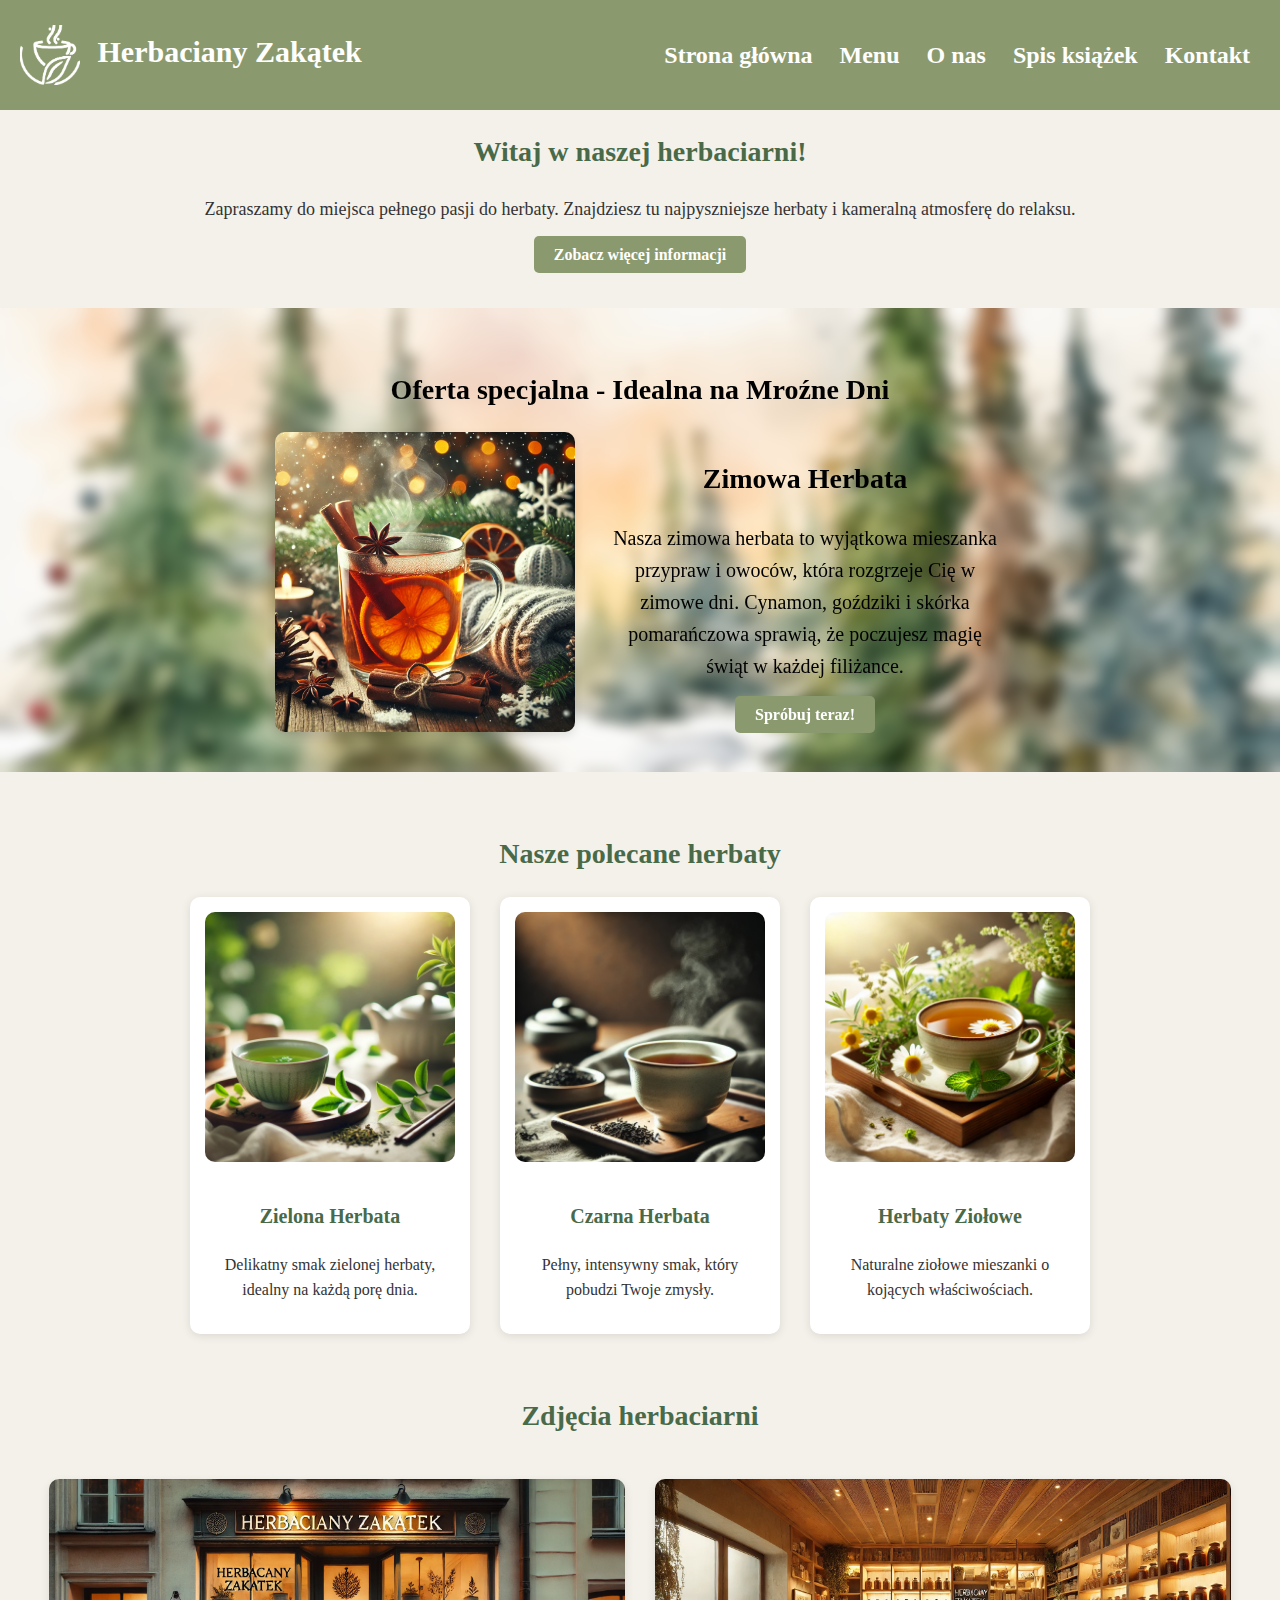
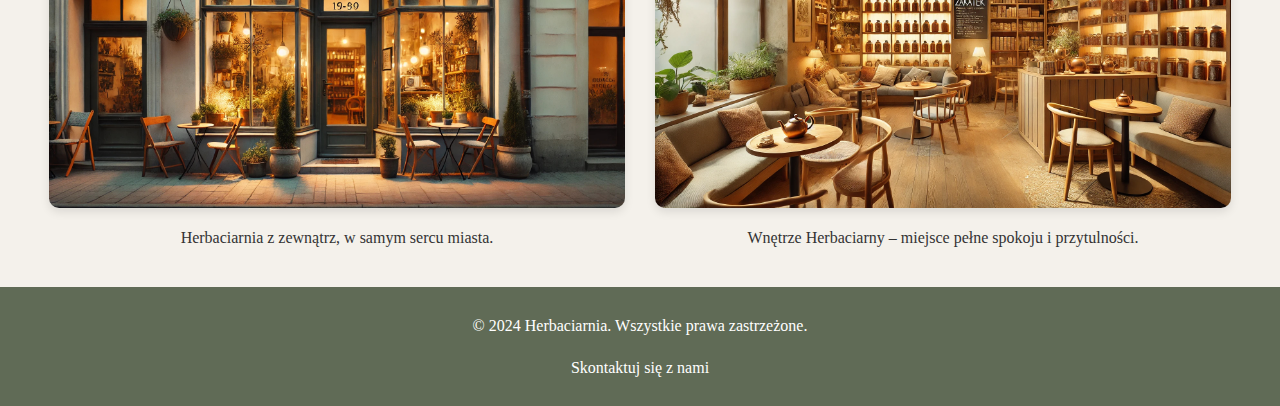
<file: index.html>
<!DOCTYPE html>
<html lang="pl">

<head>
    <meta charset="UTF-8">
    <meta name="viewport" content="width=device-width, initial-scale=1.0">
    <title>Herbaciany Zakątek</title>
    <link rel="stylesheet" href="styles.css">
</head>

<body>
    <!-- Nagłówek -->
    <header>
        <div class="logo"><img src="images/logo.png" alt="Logo"> Herbaciany Zakątek </div>
        <nav>
            <ul>
                <li><a href="index.html">Strona główna</a></li>
                <li><a href="menu.html">Menu</a></li>
                <li><a href="about.html">O nas</a></li>
                <li><a href="books.html">Spis książek</a></li>
                <li><a href="contact.html">Kontakt</a></li>
            </ul>
        </nav>
    </header>

    <!-- Wprowadzenie do herbaciarni -->
    <section class="intro">
        <h2>Witaj w naszej herbaciarni!</h2>
        <p>Zapraszamy do miejsca pełnego pasji do herbaty. Znajdziesz tu najpyszniejsze herbaty i kameralną
            atmosferę do relaksu.</p>
        <a href="about.html" class="cta-button">Zobacz więcej informacji</a>
    </section>

    <!-- Sekcja Zimowa Herbata -->
    <section class="winter-tea">
        <div class="blur-overlay"></div>
        <h2>Oferta specjalna - Idealna na Mroźne Dni</h2>
        <div class="winter-tea-content">
            <img src="images/zimowaHerbata.jpg" alt="Zimowa Herbata">
            <div class="winter-tea-info">
                <h2>Zimowa Herbata</h2>
                <p>Nasza zimowa herbata to wyjątkowa mieszanka przypraw i owoców, która rozgrzeje Cię w zimowe dni.
                    Cynamon, goździki i skórka pomarańczowa sprawią, że poczujesz magię świąt w każdej filiżance.</p>
                <a href="menu.html" class="cta-button">Spróbuj teraz!</a>
            </div>
        </div>
    </section>


    <!-- Polecane herbaty -->
    <section class="recommended-teas">
        <h2>Nasze polecane herbaty</h2>
        <div class="tea-cards">
            <div class="tea-card">
                <img src="images/zielonaHerbata.jpg" alt="Zielona herbata">
                <h3>Zielona Herbata</h3>
                <p>Delikatny smak zielonej herbaty, idealny na każdą porę dnia.</p>
            </div>
            <div class="tea-card">
                <img src="images/czarnaHerbata.jpg" alt="Czarna herbata">
                <h3>Czarna Herbata</h3>
                <p>Pełny, intensywny smak, który pobudzi Twoje zmysły.</p>
            </div>
            <div class="tea-card">
                <img src="images/ziolowaHerbata.jpg" alt="Herbaty ziołowe">
                <h3>Herbaty Ziołowe</h3>
                <p>Naturalne ziołowe mieszanki o kojących właściwościach.</p>
            </div>
        </div>
    </section>

    <!-- Zdjęcia herbaciarni -->
    <section>
        <h2>Zdjęcia herbaciarni</h2>
        <div class="images">
            <div class="image-container">
                <img src="images/herbaciarniaZewnatrz.jpg" alt="Herbaciarnia z zewnątrz">
                <p>Herbaciarnia z zewnątrz, w samym sercu miasta.</p>
            </div>
            <div class="image-container">
                <img src="images/herbaciarniaWnetrze.jpg" alt="Wnętrze herbaciarni">
                <p>Wnętrze Herbaciarny – miejsce pełne spokoju i przytulności.</p>
            </div>
        </div>
    </section>

    <!-- Stopka -->
    <footer>
        <p>&copy; 2024 Herbaciarnia. Wszystkie prawa zastrzeżone.</p>
        <p><a href="contact.html">Skontaktuj się z nami</a></p>
    </footer>
</body>

</html>
</file>
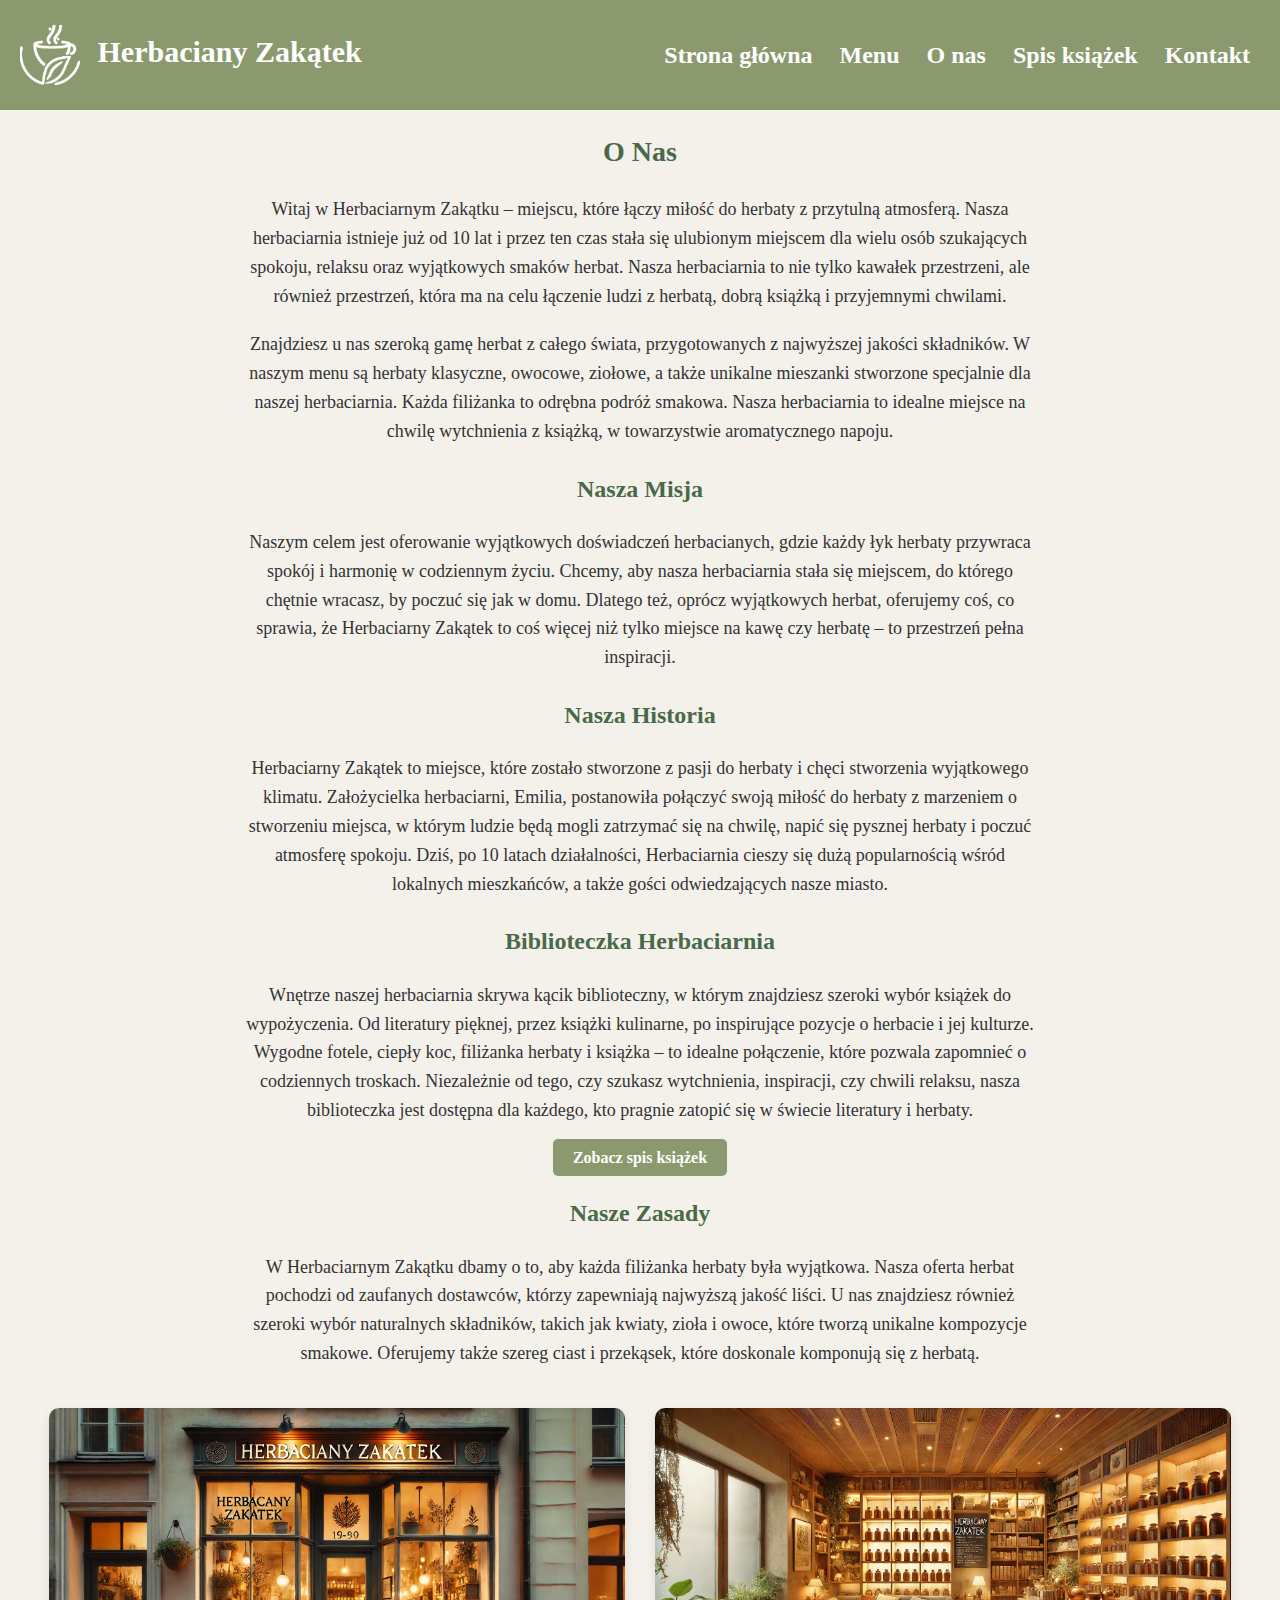
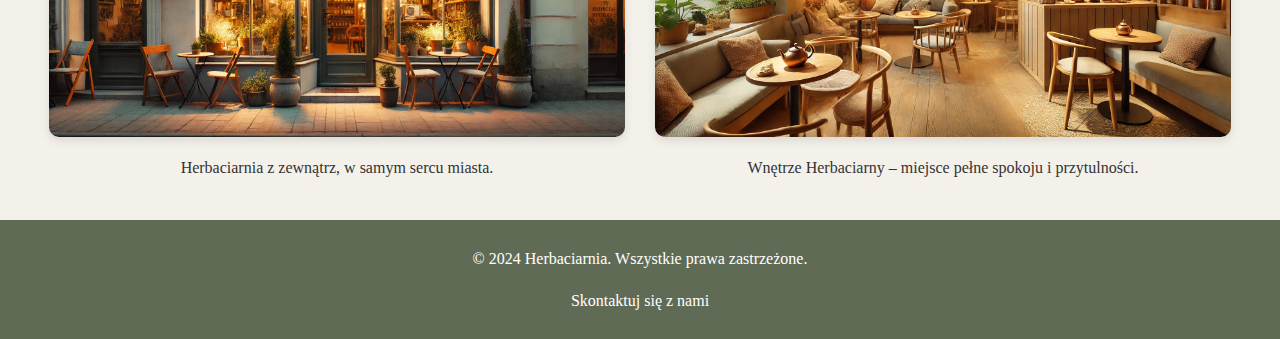
<file: about.html>
<!DOCTYPE html>
<html lang="pl">

<head>
    <meta charset="UTF-8">
    <meta name="viewport" content="width=device-width, initial-scale=1.0">
    <title>Herbaciarnia - O Nas</title>
    <link rel="stylesheet" href="styles.css">
</head>

<body>
    <header>
        <div class="logo"><a href="index.html"><img src="images/logo.png" alt="Logo"></a> Herbaciany Zakątek </div>
        <nav>
            <ul class="menu">
                <li><a href="index.html">Strona główna</a></li>
                <li><a href="menu.html">Menu</a></li>
                <li><a href="about.html">O nas</a></li>
                <li><a href="books.html">Spis książek</a></li>
                <li><a href="contact.html">Kontakt</a></li>
            </ul>
        </nav>
    </header>

    <main>
        <section class="about">
            <h2>O Nas</h2>
            <p>Witaj w Herbaciarnym Zakątku – miejscu, które łączy miłość do herbaty z przytulną atmosferą. Nasza
                herbaciarnia
                istnieje już od 10 lat i przez ten czas stała się ulubionym miejscem dla wielu osób szukających
                spokoju,
                relaksu oraz wyjątkowych smaków herbat. Nasza herbaciarnia to nie tylko kawałek przestrzeni, ale również
                przestrzeń, która ma na celu łączenie ludzi z herbatą, dobrą książką i przyjemnymi chwilami.</p>

            <p>Znajdziesz u nas szeroką gamę herbat z całego świata, przygotowanych z najwyższej jakości składników.
                W naszym menu są herbaty klasyczne, owocowe, ziołowe, a także unikalne mieszanki stworzone specjalnie
                dla
                naszej
                herbaciarnia. Każda filiżanka to odrębna podróż smakowa. Nasza herbaciarnia to idealne miejsce na chwilę
                wytchnienia z książką, w towarzystwie aromatycznego napoju. </p>

            <h3>Nasza Misja</h3>
            <p>Naszym celem jest oferowanie wyjątkowych doświadczeń herbacianych, gdzie każdy łyk herbaty przywraca
                spokój
                i harmonię w codziennym życiu. Chcemy, aby nasza herbaciarnia stała się miejscem, do którego chętnie
                wracasz, by poczuć się jak w domu. Dlatego też, oprócz wyjątkowych herbat, oferujemy coś, co sprawia, że
                Herbaciarny Zakątek to coś więcej niż tylko miejsce na kawę czy herbatę – to przestrzeń pełna
                inspiracji.</p>

            <h3>Nasza Historia</h3>
            <p>Herbaciarny Zakątek to miejsce, które zostało stworzone z pasji do herbaty i chęci stworzenia
                wyjątkowego
                klimatu. Założycielka herbaciarni, Emilia, postanowiła połączyć swoją miłość do herbaty z
                marzeniem
                o stworzeniu miejsca, w którym ludzie będą mogli zatrzymać się na chwilę, napić się pysznej herbaty i
                poczuć
                atmosferę spokoju. Dziś, po 10 latach działalności, Herbaciarnia cieszy się dużą popularnością wśród
                lokalnych
                mieszkańców, a także gości odwiedzających nasze miasto. </p>
            <h3>Biblioteczka Herbaciarnia</h3>
            <p>Wnętrze naszej herbaciarnia skrywa kącik biblioteczny, w którym znajdziesz szeroki wybór książek do
                wypożyczenia. Od literatury pięknej, przez książki kulinarne, po inspirujące pozycje o herbacie i jej
                kulturze.
                Wygodne fotele, ciepły koc, filiżanka herbaty i książka – to idealne połączenie, które pozwala zapomnieć
                o codziennych troskach. Niezależnie od tego, czy szukasz wytchnienia, inspiracji, czy chwili relaksu,
                nasza biblioteczka jest dostępna dla każdego, kto pragnie zatopić się w świecie literatury i herbaty.
            </p>
            <a href="books.html" Spis Książek class="cta-button">Zobacz spis książek</a>
            <h3>Nasze Zasady</h3>
            <p>W Herbaciarnym Zakątku dbamy o to, aby każda filiżanka herbaty była wyjątkowa. Nasza oferta herbat
                pochodzi od zaufanych dostawców, którzy zapewniają najwyższą jakość liści. U nas znajdziesz również
                szeroki
                wybór naturalnych składników, takich jak kwiaty, zioła i owoce, które tworzą unikalne kompozycje
                smakowe.
                Oferujemy także szereg ciast i przekąsek, które doskonale komponują się z herbatą.</p>

            <div class="images">
                <div class="image-container">
                    <img src="images/herbaciarniaZewnatrz.jpg" alt="Herbaciarnia z zewnątrz">
                    <p>Herbaciarnia z zewnątrz, w samym sercu miasta.</p>
                </div>
                <div class="image-container">
                    <img src="images/herbaciarniaWnetrze.jpg" alt="Wnętrze herbaciarni">
                    <p>Wnętrze Herbaciarny – miejsce pełne spokoju i przytulności.</p>
                </div>
            </div>
        </section>
    </main>

    <footer>
        <p>&copy; 2024 Herbaciarnia. Wszystkie prawa zastrzeżone.</p>
        <p><a href="contact.html">Skontaktuj się z nami</a></p>
    </footer>
</body>

</html>
</file>
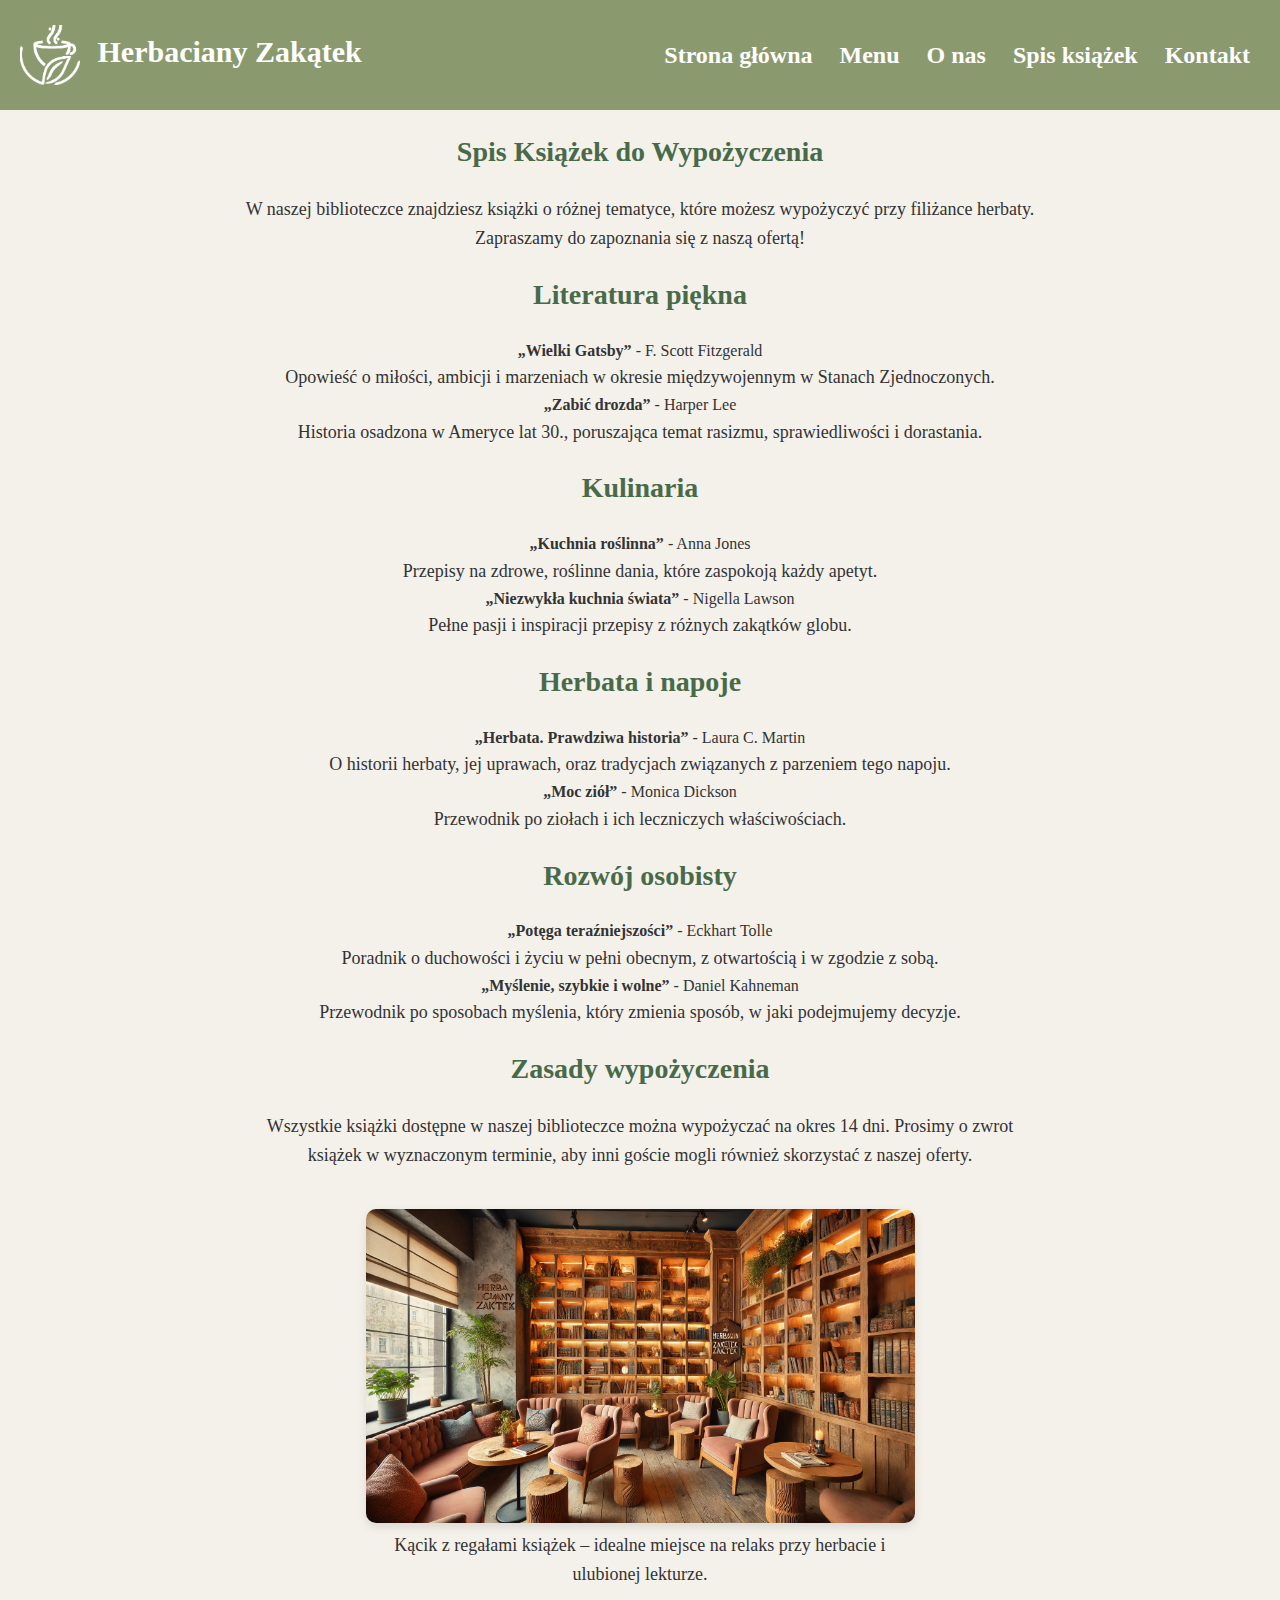
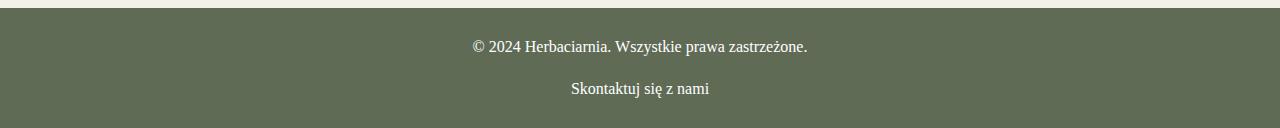
<file: books.html>
<!DOCTYPE html>
<html lang="pl">

<head>
    <meta charset="UTF-8">
    <meta name="viewport" content="width=device-width, initial-scale=1.0">
    <title>Spis Książek - Herbaciarnia</title>
    <link rel="stylesheet" href="styles.css">
</head>

<body>
    <header>
        <div class="logo"><a href="index.html"><img src="images/logo.png" alt="Logo"></a> Herbaciany Zakątek </div>
        <nav>
            <ul class="menu">
                <li><a href="index.html">Strona główna</a></li>
                <li><a href="menu.html">Menu</a></li>
                <li><a href="about.html">O nas</a></li>
                <li><a href="books.html">Spis książek</a></li> <!-- Nowa zakładka -->
                <li><a href="contact.html">Kontakt</a></li>
            </ul>
        </nav>
    </header>

    <main>
        <section class="books-list">
            <div class="overlay"></div>
            <div class="text">
                <h2>Spis Książek do Wypożyczenia</h2>
                <p>W naszej biblioteczce znajdziesz książki o różnej tematyce, które możesz wypożyczyć przy filiżance
                    herbaty. Zapraszamy do zapoznania się z naszą ofertą!</p>

                <h2>Literatura piękna</h2>
                <ul>
                    <li>
                        <strong>„Wielki Gatsby”</strong> - F. Scott Fitzgerald
                        <p>Opowieść o miłości, ambicji i marzeniach w okresie międzywojennym w Stanach Zjednoczonych.
                        </p>
                    </li>
                    <li>
                        <strong>„Zabić drozda”</strong> - Harper Lee
                        <p>Historia osadzona w Ameryce lat 30., poruszająca temat rasizmu, sprawiedliwości i dorastania.
                        </p>
                    </li>
                </ul>

                <h2>Kulinaria</h2>
                <ul>
                    <li>
                        <strong>„Kuchnia roślinna”</strong> - Anna Jones
                        <p>Przepisy na zdrowe, roślinne dania, które zaspokoją każdy apetyt.</p>
                    </li>
                    <li>
                        <strong>„Niezwykła kuchnia świata”</strong> - Nigella Lawson
                        <p>Pełne pasji i inspiracji przepisy z różnych zakątków globu.</p>
                    </li>
                </ul>

                <h2>Herbata i napoje</h2>
                <ul>
                    <li>
                        <strong>„Herbata. Prawdziwa historia”</strong> - Laura C. Martin
                        <p>O historii herbaty, jej uprawach, oraz tradycjach związanych z parzeniem tego napoju.</p>
                    </li>
                    <li>
                        <strong>„Moc ziół”</strong> - Monica Dickson
                        <p>Przewodnik po ziołach i ich leczniczych właściwościach.</p>
                    </li>
                </ul>

                <h2>Rozwój osobisty</h2>
                <ul>
                    <li>
                        <strong>„Potęga teraźniejszości”</strong> - Eckhart Tolle
                        <p>Poradnik o duchowości i życiu w pełni obecnym, z otwartością i w zgodzie z sobą.</p>
                    </li>
                    <li>
                        <strong>„Myślenie, szybkie i wolne”</strong> - Daniel Kahneman
                        <p>Przewodnik po sposobach myślenia, który zmienia sposób, w jaki podejmujemy decyzje.</p>
                    </li>
                </ul>

                <h2>Zasady wypożyczenia</h2>
                <p>Wszystkie książki dostępne w naszej biblioteczce można wypożyczać na okres 14 dni. Prosimy o zwrot
                    książek w wyznaczonym terminie, aby inni goście mogli również skorzystać z naszej oferty.</p>
            </div>
            <div class="images">
                <div class="image-container">
                    <img src="images/herbaciarniaKsiazki.jpg" alt="Herbaciarnia z ksiazkami">
                    <p>Kącik z regałami książek – idealne miejsce na relaks przy herbacie i ulubionej lekturze.</p>
                </div>
            </div>
        </section>
    </main>

    <footer>
        <p>&copy; 2024 Herbaciarnia. Wszystkie prawa zastrzeżone.</p>
        <p><a href="contact.html">Skontaktuj się z nami</a></p>
    </footer>
</body>

</html>
</file>
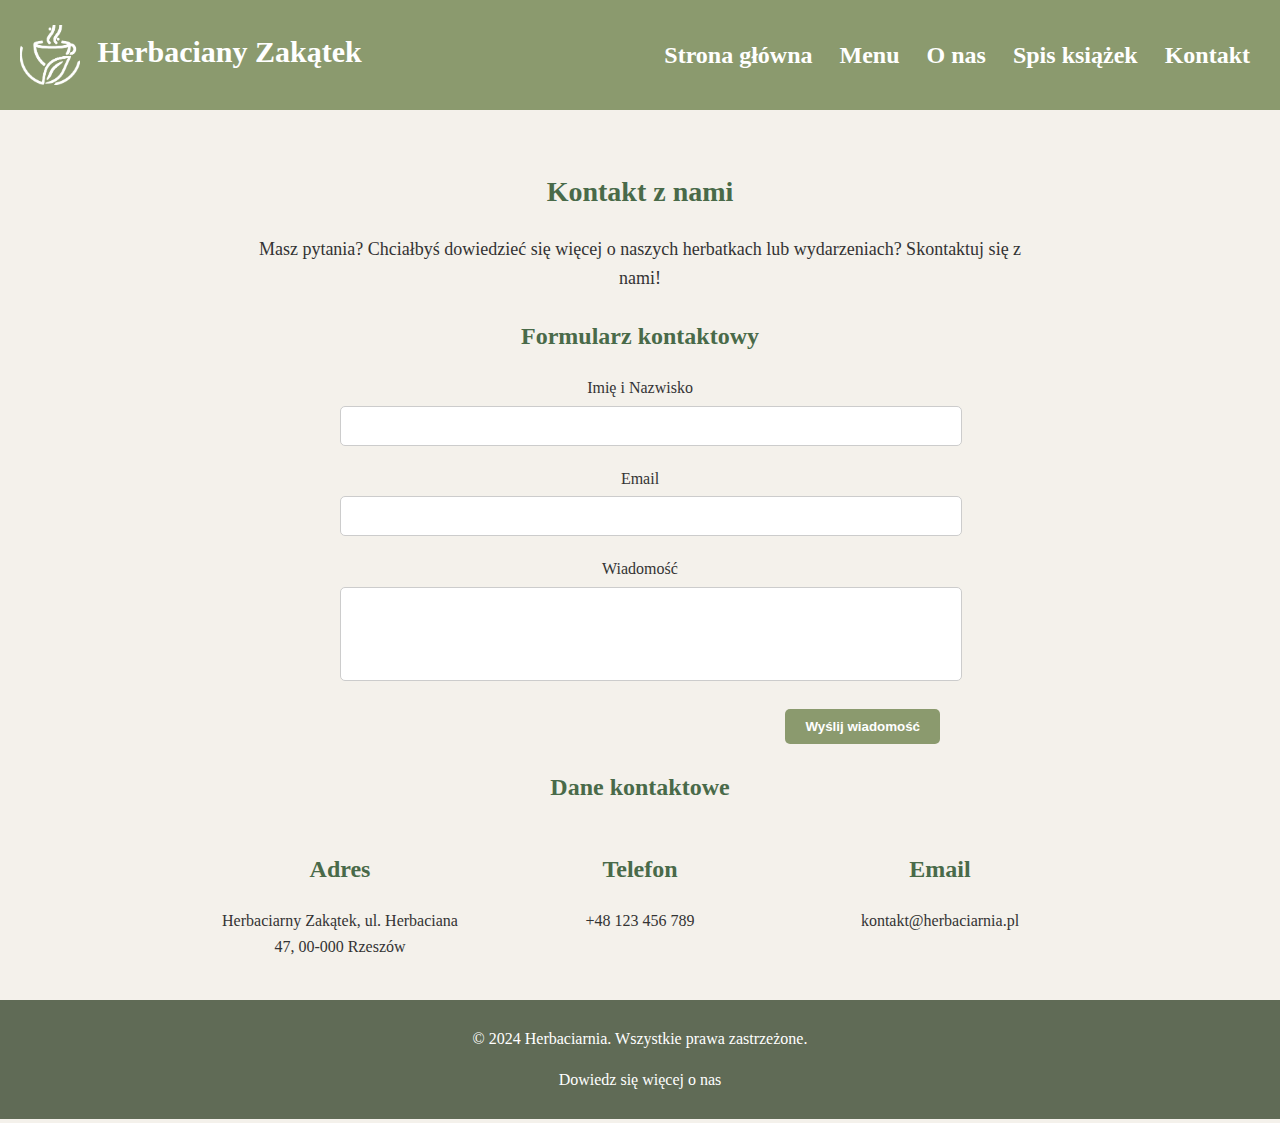
<file: contact.html>
<!DOCTYPE html>
<html lang="pl">

<head>
    <meta charset="UTF-8">
    <meta name="viewport" content="width=device-width, initial-scale=1.0">
    <title>Kontakt - Herbaciarnia</title>
    <link rel="stylesheet" href="styles.css">
</head>

<body>
    <header>
        <div class="logo"><a href="index.html"><img src="images/logo.png" alt="Logo"></a> Herbaciany Zakątek </div>
        <nav>
            <ul class="menu">
                <li><a href="index.html">Strona główna</a></li>
                <li><a href="menu.html">Menu</a></li>
                <li><a href="about.html">O nas</a></li>
                <li><a href="books.html">Spis książek</a></li>
                <li><a href="contact.html">Kontakt</a></li>
            </ul>
        </nav>
    </header>

    <main>
        <section class="contact">
            <h2>Kontakt z nami</h2>
            <p>Masz pytania? Chciałbyś dowiedzieć się więcej o naszych herbatkach lub wydarzeniach? Skontaktuj się z
                nami!</p>
            <h3>Formularz kontaktowy</h3>
            <form action="#" method="POST" class="contact-form">
                <label for="name">Imię i Nazwisko</label>
                <input type="text" id="name" name="name" required>

                <label for="email">Email</label>
                <input type="email" id="email" name="email" required>

                <label for="message">Wiadomość</label>
                <textarea id="message" name="message" rows="4" required></textarea>

                <button class="cta-button" type="submit">Wyślij wiadomość</button>
            </form>
            <h3>Dane kontaktowe</h3>
            <div class="contact-info">
                <div class="info-item">
                    <h3>Adres</h3>
                    <p>Herbaciarny Zakątek, ul. Herbaciana 47, 00-000 Rzeszów</p>
                </div>
                <div class="info-item">
                    <h3>Telefon</h3>
                    <p>+48 123 456 789</p>
                </div>
                <div class="info-item">
                    <h3>Email</h3>
                    <p>kontakt@herbaciarnia.pl</p>
                </div>
            </div>

        </section>
    </main>

    <footer>
        <p>&copy; 2024 Herbaciarnia. Wszystkie prawa zastrzeżone.</p>
        <p><a href="about.html">Dowiedz się więcej o nas</a></p>
    </footer>
</body>

</html>
</file>
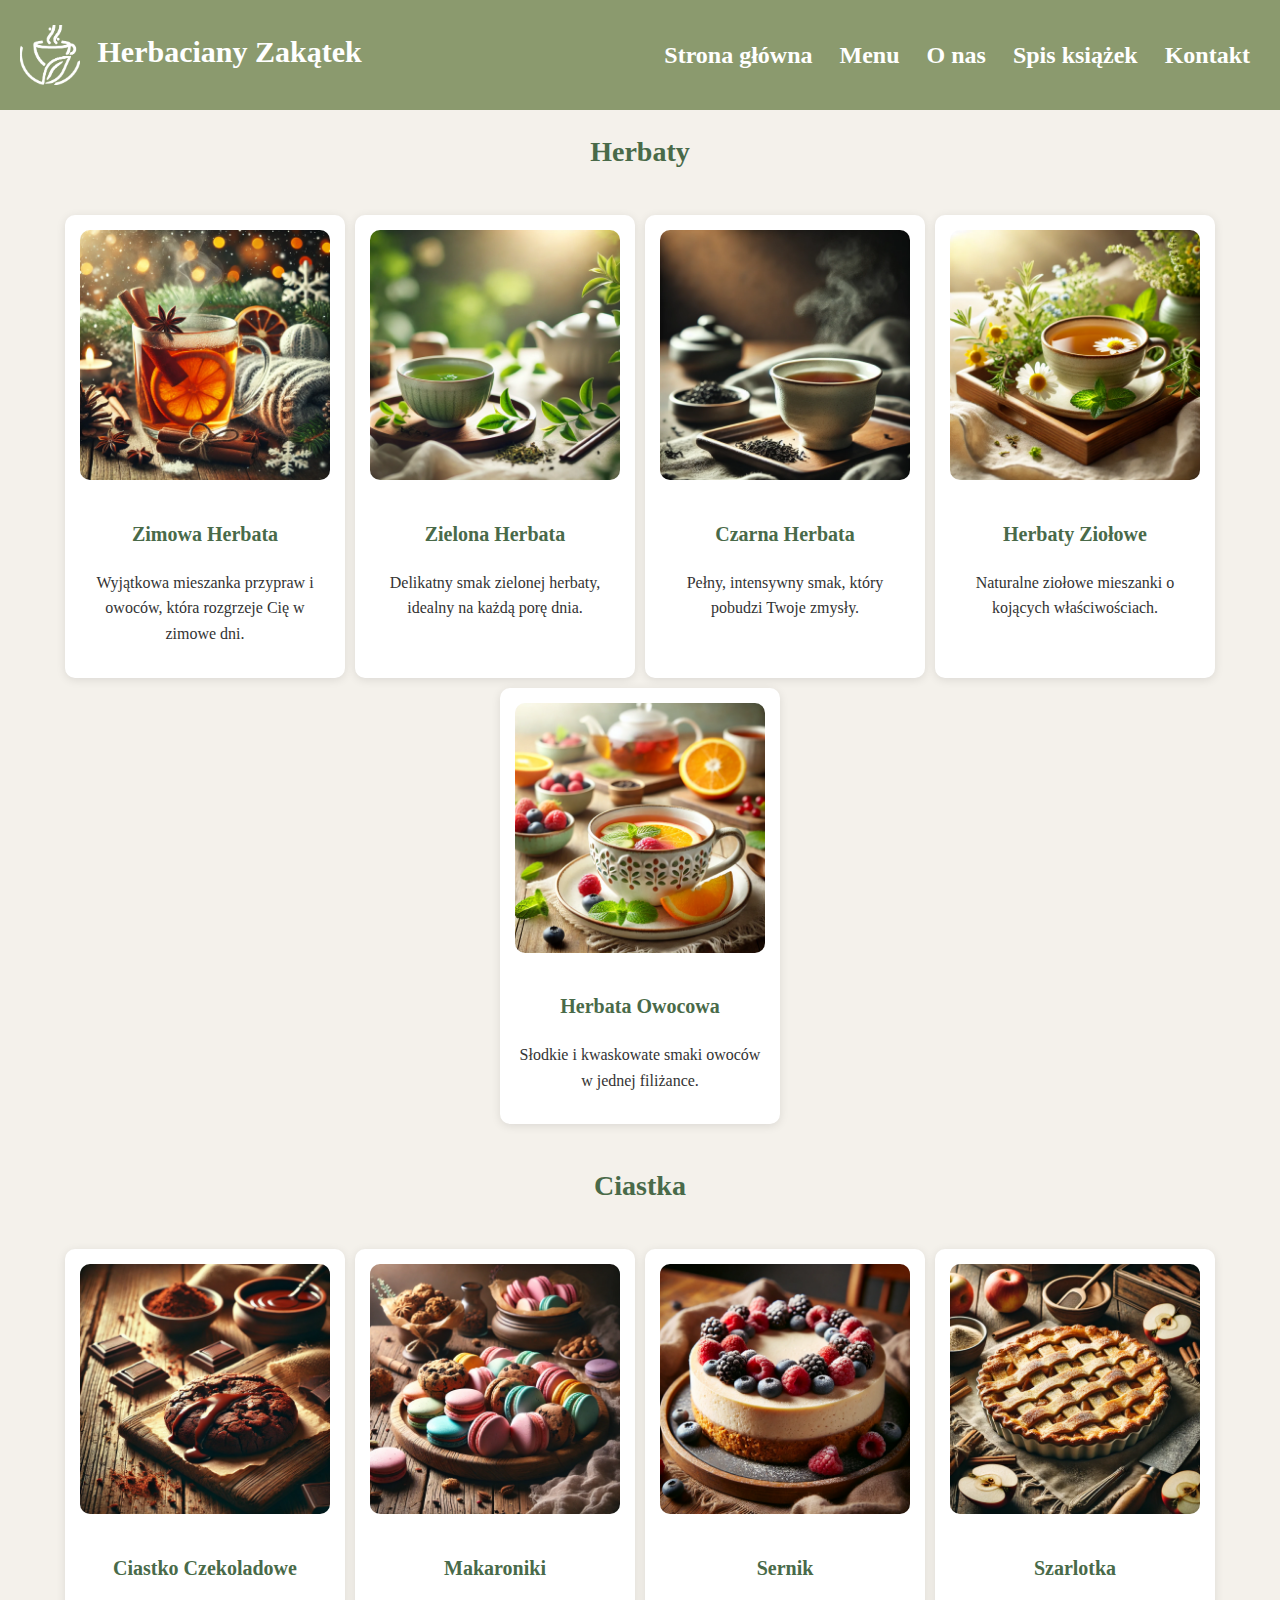
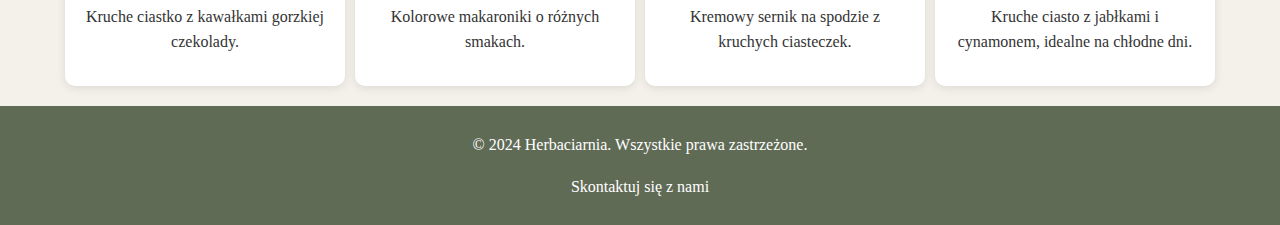
<file: menu.html>
<!DOCTYPE html>
<html lang="pl">

<head>
    <meta charset="UTF-8">
    <meta name="viewport" content="width=device-width, initial-scale=1.0">
    <title>Herbaciarnia - Menu</title>
    <link rel="stylesheet" href="styles.css">
</head>

<body>
    <header>
        <div class="logo"><a href="index.html"><img src="images/logo.png" alt="Logo"></a> Herbaciany Zakątek </div>
        <nav>
            <ul>
                <li><a href="index.html">Strona główna</a></li>
                <li><a href="menu.html">Menu</a></li>
                <li><a href="about.html">O nas</a></li>
                <li><a href="books.html">Spis książek</a></li>
                <li><a href="contact.html">Kontakt</a></li>
            </ul>
        </nav>
    </header>
    <section class="menu">
        <div class="menu-container">
            <!-- Herbaty -->
            <div class="tea-section">
                <h2>Herbaty</h2>
                <div class="tile-container">
                    <div class="tile">
                        <img src="images/zimowaHerbata.jpg" alt="Zimowa herbata">
                        <h3>Zimowa Herbata</h3>
                        <p>Wyjątkowa mieszanka przypraw i owoców, która rozgrzeje Cię w zimowe dni.</p>
                    </div>
                    <div class="tile">
                        <img src="images/zielonaHerbata.jpg" alt="Zielona herbata">
                        <h3>Zielona Herbata</h3>
                        <p>Delikatny smak zielonej herbaty, idealny na każdą porę dnia.</p>
                    </div>
                    <div class="tile">
                        <img src="images/czarnaHerbata.jpg" alt="Czarna herbata">
                        <h3>Czarna Herbata</h3>
                        <p>Pełny, intensywny smak, który pobudzi Twoje zmysły.</p>
                    </div>
                    <div class="tile">
                        <img src="images/ziolowaHerbata.jpg" alt="Herbaty ziołowe">
                        <h3>Herbaty Ziołowe</h3>
                        <p>Naturalne ziołowe mieszanki o kojących właściwościach.</p>
                    </div>
                    <div class="tile">
                        <img src="images/owocowaHerbata.jpg" alt="Herbata owocowa">
                        <h3>Herbata Owocowa</h3>
                        <p>Słodkie i kwaskowate smaki owoców w jednej filiżance.</p>
                    </div>
                </div>
            </div>

            <!-- Ciastka -->
            <div class="cookie-section">
                <h2>Ciastka</h2>
                <div class="tile-container">
                    <div class="tile">
                        <img src="images/czekoladoweCiasto.jpg" alt="Ciastko czekoladowe">
                        <h3>Ciastko Czekoladowe</h3>
                        <p>Kruche ciastko z kawałkami gorzkiej czekolady.</p>
                    </div>
                    <div class="tile">
                        <img src="images/makaroniki.jpg" alt="Makaroniki">
                        <h3>Makaroniki</h3>
                        <p>Kolorowe makaroniki o różnych smakach.</p>
                    </div>
                    <div class="tile">
                        <img src="images/sernik.jpg" alt="Sernik">
                        <h3>Sernik</h3>
                        <p>Kremowy sernik na spodzie z kruchych ciasteczek.</p>
                    </div>
                    <div class="tile">
                        <img src="images/szarlotka.jpg" alt="Szarlotka">
                        <h3>Szarlotka</h3>
                        <p>Kruche ciasto z jabłkami i cynamonem, idealne na chłodne dni.</p>
                    </div>
                </div>
            </div>
        </div>
    </section>


    <footer>
        <p>&copy; 2024 Herbaciarnia. Wszystkie prawa zastrzeżone.</p>
        <p><a href="contact.html">Skontaktuj się z nami</a></p>
    </footer>
</body>

</html>
</file>
<file: styles.css>
/* Body */
body {
    font-family: Comic Sans MS, Comic Sans;
    line-height: 1.6;
    background-color: #F4F1EB;
    color: #333;
    margin: 0;
    padding: 0;
}

h2 {
    color: #496A49;
    font-size: 28px;
    margin-top: 20px;
    margin-bottom: 20px;
    text-align: center;
}

h3 {
    font-size: 24px;
    color: #496A49;
    margin-bottom: 20px;
    text-align: center;
}

/* Nagłówek */
header {
    display: flex;
    justify-content: space-between;
    align-items: center;
    background-color: #8B9A6E;
    padding: 20px 30px;
    color: #fff;
    vertical-align: middle;

}

header .logo {
    margin-left: -10px;
    font-size: 30px;
    font-weight: bold;
    text-align: center;
}

.logo img {
    margin-right: 10px;
    width: 60px;
    height: 60px;
    vertical-align: middle;
}

header nav ul {
    list-style: none;
    display: flex;
}

header nav ul li {
    font-size: 24px;
    margin-left: 27px;
}

header nav ul li a {
    text-decoration: none;
    color: #fff;
    font-weight: bold;
}

/* Wprowadzenie */
.intro {
    background-color: #F4F1EB;
    margin-top: 20px;
    margin-bottom: 40px;
    text-align: center;
}

.intro p {
    font-size: 18px;
}

/* Sekcja Zimowa Herbata */
.winter-tea {
    background-image: url('images/zimoweTlo.jpg');
    background-size: cover;
    background-position: center;
    padding: 40px 20px;
    text-align: center;
    border-radius: 10px;
    position: relative;
    z-index: 2;
}

.blur-overlay {
    position: absolute;
    top: 0;
    left: 0;
    width: 100%;
    height: 100%;
    backdrop-filter: blur(7px);
    z-index: 1;
}

.winter-tea h2 {
    font-size: 28px;
    color: #000000;
    margin-bottom: 20px;
    position: relative;
    z-index: 2;
}

.winter-tea-content {
    display: flex;
    justify-content: center;
    align-items: center;
    gap: 30px;
    flex-wrap: wrap;
}

.winter-tea img {
    width: 300px;
    border-radius: 10px;
    box-shadow: 0 4px 10px rgba(0, 0, 0, 0.1);
    position: relative;
    z-index: 2;
}

.winter-tea-info {
    max-width: 400px;
    position: relative;
    z-index: 2;
}

.winter-tea-info p {
    font-size: 20px;
    color: #000000;
    margin-bottom: 20px;
    position: relative;
    z-index: 2;
}

.cta-button {
    background-color: #8B9A6E;
    color: #fff;
    padding: 10px 20px;
    font-weight: bold;
    text-decoration: none;
    border-radius: 5px;
    border: none;
}

.cta-button:hover {
    background-color: #6b7b4f;
}

/* Sekcja polecanych herbat oraz menu*/
.recommended-teas {
    padding: 40px 20px;
    text-align: center;
    background-color: #F4F1EB;
}

.tile,
.tea-card {
    background: #FFFFFF;
    padding: 15px;
    border-radius: 10px;
    width: 250px;
    box-shadow: 0 2px 10px rgba(0, 0, 0, 0.1);
    text-align: center;
    transition: transform 0.3s, box-shadow 0.3s;
}

.tile h3,
.tea-card h3 {
    font-size: 20px;
}

.tile img,
.tea-card img {
    width: 100%;
    border-radius: 10px;
    margin-bottom: 10px;
}

.tile p,
.tea-card p {
    font-size: 16px;
}

.tile:hover,
.tea-card:hover {
    transform: scale(1.05);
    box-shadow: 0 4px 15px rgba(0, 0, 0, 0.2);
}

.tea-cards {
    display: flex;
    justify-content: center;
    gap: 30px;
}

/* Sekcja menu */
.tile-container {
    display: flex;
    flex-wrap: wrap;
    justify-content: center;
    gap: 10px;
    padding: 20px;
}

/* Strona O Nas */
.about {
    text-align: center;
}

.about p {
    font-size: 18px;
    max-width: 800px;
    margin: 0 auto 20px;
    line-height: 1.6;
}

/* Kontener na zdjęcia */
.images {
    display: flex;
    justify-content: center;
    gap: 30px;
    margin-top: 40px;
    margin-bottom: 20px;
}

.image-container {
    width: 45%;
    text-align: center;
}

.image-container img {
    width: 100%;
    border-radius: 10px;
    box-shadow: 0 4px 10px rgba(0, 0, 0, 0.1);
}

.image-container p {
    margin-top: 10px;
    font-size: 16px;
}

/* Strona Spis Książek */
.books-list {
    padding: 0px 30px;
    background-size: cover;
    background-position: center;
    text-align: center;
    border-radius: 10px;
}


.books-list p,
.contact p {
    /* również p ze strony kontaktowej */
    font-size: 18px;
    margin-bottom: 40px;
    max-width: 800px;
    margin: 0 auto;
    line-height: 1.6;
}

.books-list ul {
    list-style-type: none;
    padding-left: 0;
}

.books-listli {
    font-size: 18px;
    margin-bottom: 10px;
    color: #333;
    text-align: left;
    max-width: 800px;
    margin: 0 auto 15px;
}

/* Strona Kontaktowa */
.contact {
    padding: 40px 20px;
    text-align: center;
}

/* Sekcja z informacjami kontaktowymi */
.contact-info {
    display: flex;
    justify-content: center;
    gap: 50px;
}

.info-item {
    width: 250px;
    text-align: left;
}

.info-item p {
    font-size: 16px;
    text-align: center;
}

/* Formularz kontaktowy */
.contact-form {
    max-width: 600px;
    margin: 0 auto;
    text-align: right;
}

.contact-form label {
    font-size: 16px;
    color: #333;
    margin-bottom: 5px;
    display: block;
    text-align: center;
}

.contact-form input,
.contact-form textarea {
    resize: none;
    overflow: auto;
    width: 100%;
    padding: 10px;
    margin-bottom: 20px;
    border: 1px solid #ccc;
    border-radius: 5px;
    font-size: 16px;
}

/* Stopka */
footer {
    background-color: #606B56;
    color: #fff;
    text-align: center;
    padding: 10px 0;
}

footer a {
    color: #fff;
    text-decoration: none;
}

footer a:hover {
    text-decoration: underline;
}

/* Responsywność - urządzenia mobilne */
@media (max-width: 768px) {

    /* Nagłówek */
    header {
        flex-direction: column;
        align-items: center;
    }

    header nav ul {
        flex-direction: column;
        gap: 10px;
    }

    header nav ul li {
        margin-left: 0;
    }

    /* Sekcja Zimowa Herbata */
    .winter-tea-content {
        flex-direction: column;
        gap: 20px;
    }

    .winter-tea img {
        width: 100%;
    }

    /* Karty (np. polecane herbaty, menu) */
    .tea-cards,
    .tile {
        flex-direction: column;
        gap: 20px;
        align-items: center;
    }

    .tea-card,
    .tile {
        width: 100%;
    }

    /* Strona O Nas */
    .images {
        flex-direction: column;
        gap: 20px;
    }

    .image-container {
        width: 100%;
    }

    /* Kontakt */
    .contact-info {
        flex-direction: column;
        gap: 20px;
    }

    .info-item {
        width: 100%;
    }

    .contact-form {
        text-align: center;
    }

    .contact-form label {
        text-align: center;
    }

    /* Stopka */
    footer {
        padding: 20px;
    }
}
</file>
